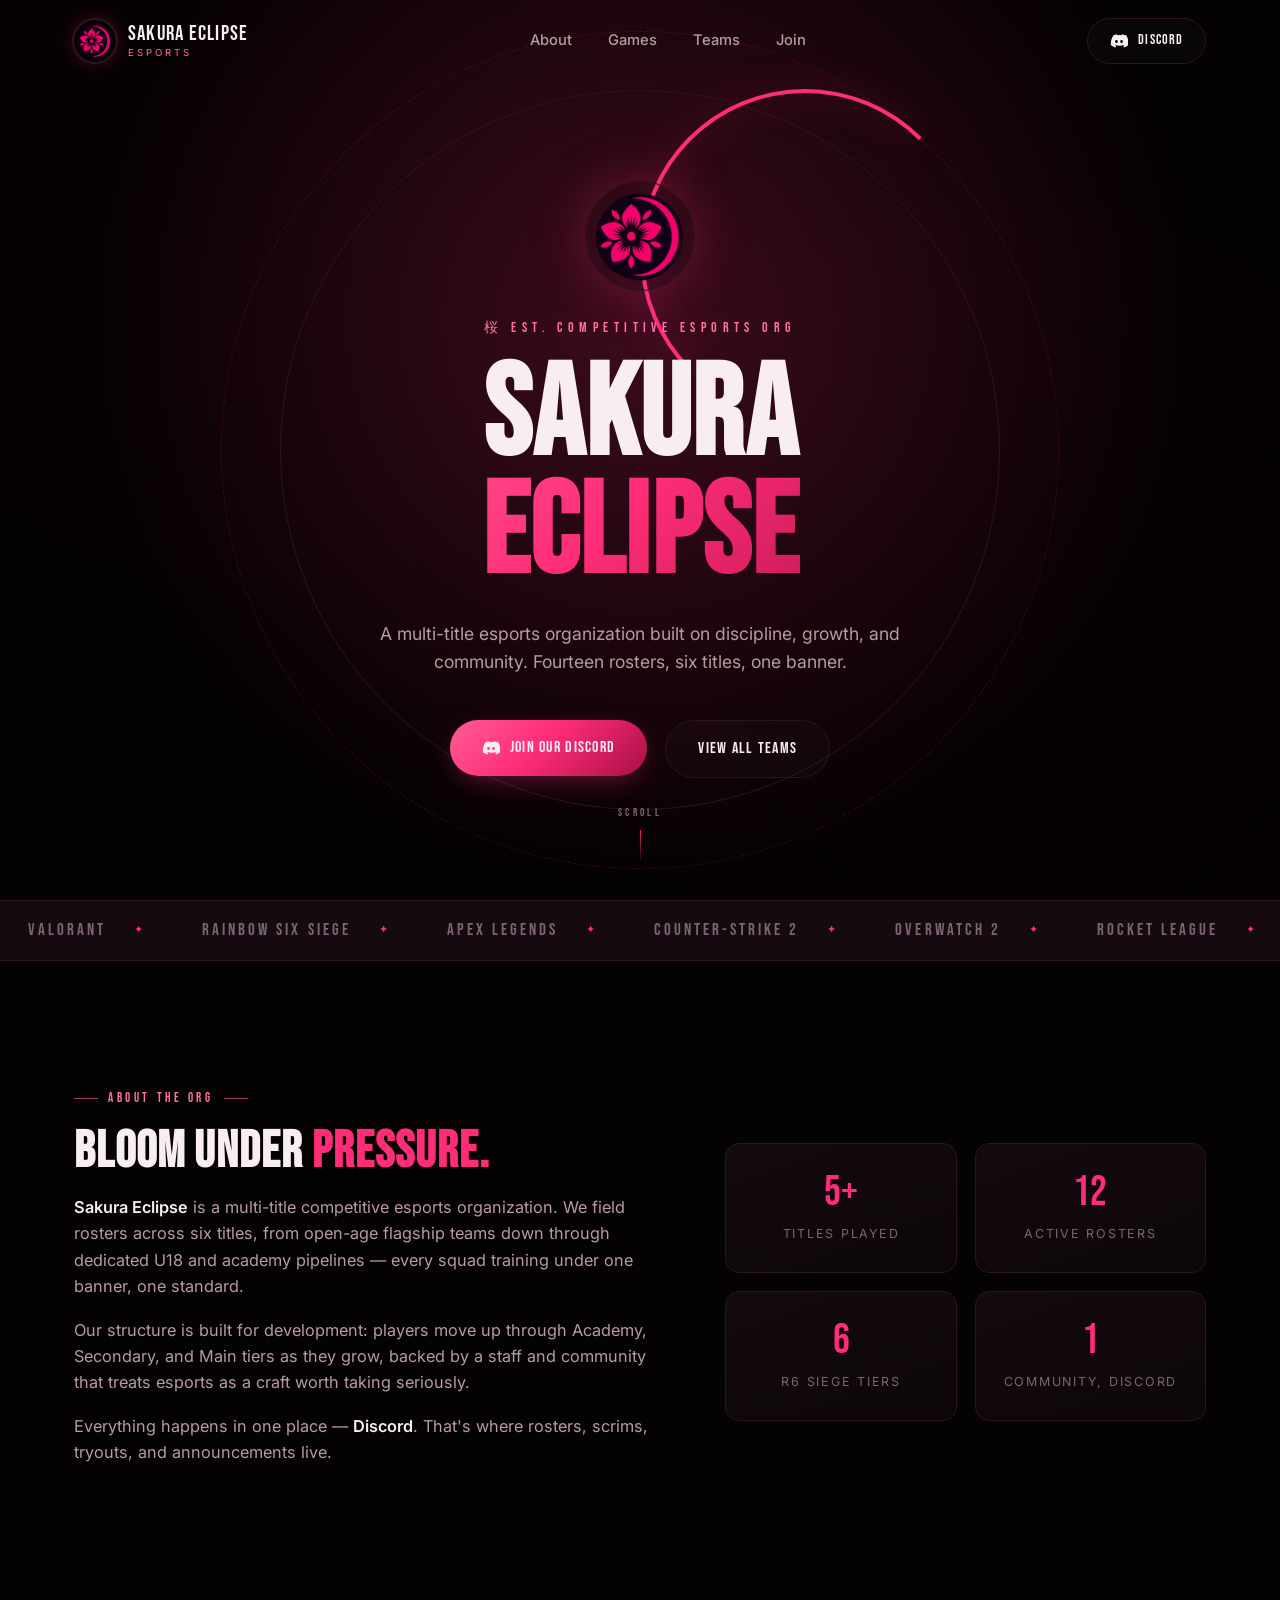
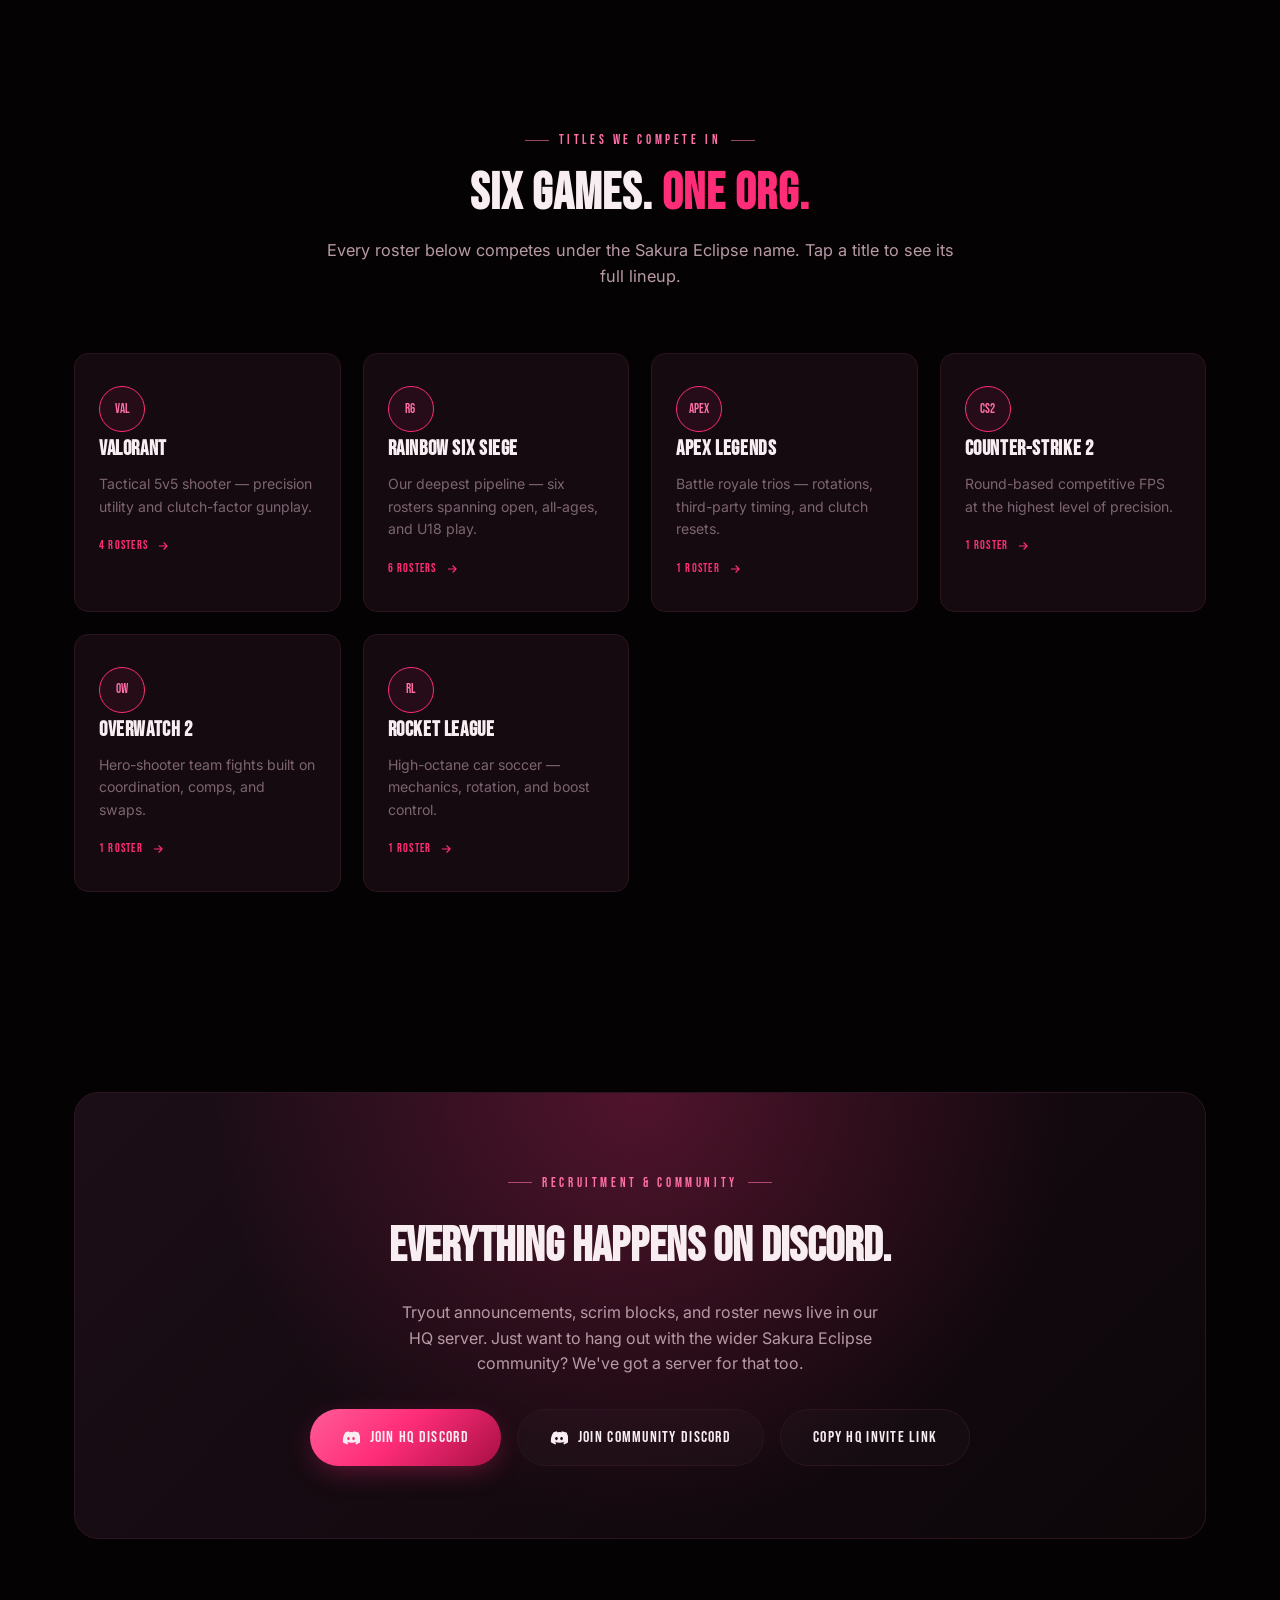
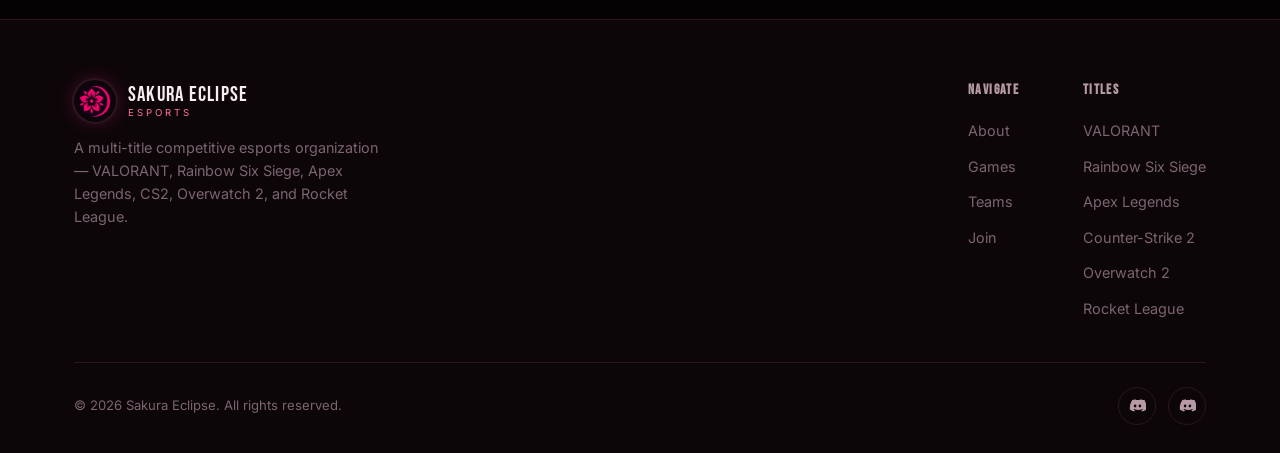
<file: index.html>
<!DOCTYPE html>
<html lang="en">
<head>
  <meta charset="UTF-8" />
  <meta name="viewport" content="width=device-width, initial-scale=1.0" />
  <title>Sakura Eclipse — Esports Organization</title>
  <meta name="description" content="Sakura Eclipse is a multi-title competitive esports organization fielding rosters across VALORANT, Rainbow Six Siege, Apex Legends, Counter-Strike 2, Overwatch 2, and Rocket League." />
  <meta name="theme-color" content="#050203" />

  <meta property="og:type" content="website" />
  <meta property="og:title" content="Sakura Eclipse — Esports Organization" />
  <meta property="og:description" content="Multi-title competitive esports org. VALORANT, Rainbow Six Siege, Apex Legends, CS2, Overwatch 2, Rocket League." />
  <meta property="og:image" content="assets/img/newlogo.png" />
  <meta name="twitter:card" content="summary" />

  <link rel="icon" type="image/png" href="assets/img/newlogo.png" />
  <link rel="apple-touch-icon" href="assets/img/newlogo.png" />

  <link rel="preconnect" href="https://fonts.googleapis.com" />
  <link rel="preconnect" href="https://fonts.gstatic.com" crossorigin />
  <link href="https://fonts.googleapis.com/css2?family=Bebas+Neue&family=Inter:wght@400;500;600;700&display=swap" rel="stylesheet" />

  <link rel="stylesheet" href="assets/css/style.css" />
  <noscript><style>.reveal{opacity:1!important;transform:none!important;}</style></noscript>
</head>
<body>
  <div class="scroll-progress"></div>
  <div class="bg-noise"></div>
  <canvas id="petal-canvas"></canvas>

  <header class="navbar">
    <div class="container">
      <a href="index.html" class="brand">
        <img src="assets/img/newlogo.png" alt="Sakura Eclipse emblem" />
        <span class="brand-name">
          <span class="full">SAKURA ECLIPSE</span>
          <span class="sub">Esports</span>
        </span>
      </a>

      <nav class="nav-links" id="nav-links">
        <a href="#about">About</a>
        <a href="#games">Games</a>
        <a href="teams.html">Teams</a>
        <a href="#join">Join</a>
      </nav>

      <div class="nav-actions">
        <div class="discord-menu">
          <button class="btn btn-ghost discord-menu-toggle" type="button" aria-haspopup="true" aria-expanded="false">
            <svg viewBox="0 0 24 24" fill="currentColor"><path d="M20.317 4.369A19.79 19.79 0 0 0 15.885 3c-.211.375-.444.879-.608 1.278a18.27 18.27 0 0 0-5.487 0A12.6 12.6 0 0 0 9.182 3a19.74 19.74 0 0 0-4.435 1.371C1.6 8.845.892 13.208 1.245 17.51a19.9 19.9 0 0 0 5.993 3.03c.483-.657.913-1.355 1.284-2.09a12.9 12.9 0 0 1-2.023-.973c.17-.124.336-.253.497-.386a14.2 14.2 0 0 0 12.005 0c.162.133.328.262.497.386-.646.386-1.323.71-2.024.974.372.734.801 1.432 1.285 2.09a19.83 19.83 0 0 0 5.996-3.031c.414-4.917-.708-9.242-2.965-13.14ZM8.62 14.85c-1.007 0-1.834-.923-1.834-2.06 0-1.136.809-2.06 1.834-2.06 1.033 0 1.86.933 1.834 2.06 0 1.137-.8 2.06-1.834 2.06Zm6.775 0c-1.006 0-1.833-.923-1.833-2.06 0-1.136.808-2.06 1.833-2.06 1.034 0 1.86.933 1.834 2.06 0 1.137-.8 2.06-1.834 2.06Z"/></svg>
            <span class="btn-label">Discord</span>
          </button>
          <div class="discord-menu-panel">
            <a href="#" data-discord-link="hq" target="_blank" rel="noopener">
              <span class="discord-menu-title">HQ Server</span>
              <span class="discord-menu-sub">Rosters, tryouts &amp; scrims</span>
            </a>
            <a href="#" data-discord-link="community" target="_blank" rel="noopener">
              <span class="discord-menu-title">Community Server</span>
              <span class="discord-menu-sub">Hang out with the fanbase</span>
            </a>
          </div>
        </div>
        <button class="hamburger" id="hamburger" aria-label="Toggle navigation" aria-controls="nav-links" aria-expanded="false">
          <span></span><span></span><span></span>
        </button>
      </div>
    </div>
  </header>

  <main>
    <!-- HERO -->
    <section class="hero" id="top">
      <div class="hero-ring" aria-hidden="true"></div>
      <div class="hero-content">
        <img class="hero-mark" src="assets/img/newlogo.png" alt="Sakura Eclipse" />
        <div class="hero-kicker">桜 Est. Competitive Esports Org</div>
        <h1 class="hero-title">
          SAKURA
          <span class="line2">ECLIPSE</span>
        </h1>
        <p class="hero-tagline">
          A multi-title esports organization built on discipline, growth, and community. Fourteen rosters, six titles, one banner.
        </p>
        <div class="hero-actions">
          <div class="discord-menu">
            <button class="btn btn-primary discord-menu-toggle" type="button" aria-haspopup="true" aria-expanded="false">
              <svg viewBox="0 0 24 24" fill="currentColor"><path d="M20.317 4.369A19.79 19.79 0 0 0 15.885 3c-.211.375-.444.879-.608 1.278a18.27 18.27 0 0 0-5.487 0A12.6 12.6 0 0 0 9.182 3a19.74 19.74 0 0 0-4.435 1.371C1.6 8.845.892 13.208 1.245 17.51a19.9 19.9 0 0 0 5.993 3.03c.483-.657.913-1.355 1.284-2.09a12.9 12.9 0 0 1-2.023-.973c.17-.124.336-.253.497-.386a14.2 14.2 0 0 0 12.005 0c.162.133.328.262.497.386-.646.386-1.323.71-2.024.974.372.734.801 1.432 1.285 2.09a19.83 19.83 0 0 0 5.996-3.031c.414-4.917-.708-9.242-2.965-13.14ZM8.62 14.85c-1.007 0-1.834-.923-1.834-2.06 0-1.136.809-2.06 1.834-2.06 1.033 0 1.86.933 1.834 2.06 0 1.137-.8 2.06-1.834 2.06Zm6.775 0c-1.006 0-1.833-.923-1.833-2.06 0-1.136.808-2.06 1.833-2.06 1.034 0 1.86.933 1.834 2.06 0 1.137-.8 2.06-1.834 2.06Z"/></svg>
              Join our Discord
            </button>
            <div class="discord-menu-panel">
              <a href="#" data-discord-link="hq" target="_blank" rel="noopener">
                <span class="discord-menu-title">HQ Server</span>
                <span class="discord-menu-sub">Rosters, tryouts &amp; scrims</span>
              </a>
              <a href="#" data-discord-link="community" target="_blank" rel="noopener">
                <span class="discord-menu-title">Community Server</span>
                <span class="discord-menu-sub">Hang out with the fanbase</span>
              </a>
            </div>
          </div>
          <a class="btn btn-ghost" href="teams.html">View All Teams</a>
        </div>
      </div>
      <div class="hero-scroll">
        <span>SCROLL</span>
        <span class="stem"></span>
      </div>
    </section>

    <!-- MARQUEE -->
    <div class="marquee" aria-hidden="true">
      <div class="marquee-track">
        <span>VALORANT</span><span>RAINBOW SIX SIEGE</span><span>APEX LEGENDS</span><span>COUNTER-STRIKE 2</span><span>OVERWATCH 2</span><span>ROCKET LEAGUE</span>
        <span>VALORANT</span><span>RAINBOW SIX SIEGE</span><span>APEX LEGENDS</span><span>COUNTER-STRIKE 2</span><span>OVERWATCH 2</span><span>ROCKET LEAGUE</span>
      </div>
    </div>

    <!-- ABOUT -->
    <section class="section" id="about">
      <div class="container">
        <div class="about-grid">
          <div class="about-text reveal">
            <div class="eyebrow">About the Org</div>
            <h2 class="section-title">Bloom under <span class="accent">pressure.</span></h2>
            <p>
              <strong>Sakura Eclipse</strong> is a multi-title competitive esports organization. We field
              rosters across six titles, from open-age flagship teams down through dedicated U18 and
              academy pipelines — every squad training under one banner, one standard.
            </p>
            <p>
              Our structure is built for development: players move up through Academy, Secondary, and
              Main tiers as they grow, backed by a staff and community that treats esports as a craft
              worth taking seriously.
            </p>
            <p>
              Everything happens in one place — <strong>Discord</strong>. That's where rosters, scrims,
              tryouts, and announcements live.
            </p>
          </div>
          <div class="stats-grid reveal">
            <div class="stat-card">
              <div class="stat-num"><span data-count-games data-count="0">0</span>+</div>
              <div class="stat-label">Titles Played</div>
            </div>
            <div class="stat-card">
              <div class="stat-num"><span data-count-teams data-count="0">0</span></div>
              <div class="stat-label">Active Rosters</div>
            </div>
            <div class="stat-card">
              <div class="stat-num">6</div>
              <div class="stat-label">R6 Siege Tiers</div>
            </div>
            <div class="stat-card">
              <div class="stat-num">1</div>
              <div class="stat-label">Community, Discord</div>
            </div>
          </div>
        </div>
      </div>
    </section>

    <!-- GAMES -->
    <section class="section" id="games">
      <div class="container">
        <div class="section-header reveal">
          <div class="eyebrow">Titles We Compete In</div>
          <h2 class="section-title">Six games. <span class="accent">One org.</span></h2>
          <p class="section-sub">Every roster below competes under the Sakura Eclipse name. Tap a title to see its full lineup.</p>
        </div>
        <div class="games-grid" id="games-grid"><!-- populated by main.js --></div>
      </div>
    </section>

    <!-- JOIN / DISCORD CTA -->
    <section class="section section--tight" id="join">
      <div class="container">
        <div class="cta-band reveal">
          <div class="eyebrow" style="justify-content:center">Recruitment &amp; Community</div>
          <h2>Everything happens on Discord.</h2>
          <p>Tryout announcements, scrim blocks, and roster news live in our HQ server. Just want to hang out with the wider Sakura Eclipse community? We've got a server for that too.</p>
          <div class="cta-actions">
            <a class="btn btn-primary" href="#" data-discord-link="hq" target="_blank" rel="noopener">
              <svg viewBox="0 0 24 24" fill="currentColor"><path d="M20.317 4.369A19.79 19.79 0 0 0 15.885 3c-.211.375-.444.879-.608 1.278a18.27 18.27 0 0 0-5.487 0A12.6 12.6 0 0 0 9.182 3a19.74 19.74 0 0 0-4.435 1.371C1.6 8.845.892 13.208 1.245 17.51a19.9 19.9 0 0 0 5.993 3.03c.483-.657.913-1.355 1.284-2.09a12.9 12.9 0 0 1-2.023-.973c.17-.124.336-.253.497-.386a14.2 14.2 0 0 0 12.005 0c.162.133.328.262.497.386-.646.386-1.323.71-2.024.974.372.734.801 1.432 1.285 2.09a19.83 19.83 0 0 0 5.996-3.031c.414-4.917-.708-9.242-2.965-13.14ZM8.62 14.85c-1.007 0-1.834-.923-1.834-2.06 0-1.136.809-2.06 1.834-2.06 1.033 0 1.86.933 1.834 2.06 0 1.137-.8 2.06-1.834 2.06Zm6.775 0c-1.006 0-1.833-.923-1.833-2.06 0-1.136.808-2.06 1.833-2.06 1.034 0 1.86.933 1.834 2.06 0 1.137-.8 2.06-1.834 2.06Z"/></svg>
              Join HQ Discord
            </a>
            <a class="btn btn-ghost" href="#" data-discord-link="community" target="_blank" rel="noopener">
              <svg viewBox="0 0 24 24" fill="currentColor"><path d="M20.317 4.369A19.79 19.79 0 0 0 15.885 3c-.211.375-.444.879-.608 1.278a18.27 18.27 0 0 0-5.487 0A12.6 12.6 0 0 0 9.182 3a19.74 19.74 0 0 0-4.435 1.371C1.6 8.845.892 13.208 1.245 17.51a19.9 19.9 0 0 0 5.993 3.03c.483-.657.913-1.355 1.284-2.09a12.9 12.9 0 0 1-2.023-.973c.17-.124.336-.253.497-.386a14.2 14.2 0 0 0 12.005 0c.162.133.328.262.497.386-.646.386-1.323.71-2.024.974.372.734.801 1.432 1.285 2.09a19.83 19.83 0 0 0 5.996-3.031c.414-4.917-.708-9.242-2.965-13.14ZM8.62 14.85c-1.007 0-1.834-.923-1.834-2.06 0-1.136.809-2.06 1.834-2.06 1.033 0 1.86.933 1.834 2.06 0 1.137-.8 2.06-1.834 2.06Zm6.775 0c-1.006 0-1.833-.923-1.833-2.06 0-1.136.808-2.06 1.833-2.06 1.034 0 1.86.933 1.834 2.06 0 1.137-.8 2.06-1.834 2.06Z"/></svg>
              Join Community Discord
            </a>
            <button class="btn btn-ghost" data-copy-discord="hq" type="button">Copy HQ Invite Link</button>
          </div>
        </div>
      </div>
    </section>
  </main>

  <footer class="site-footer">
    <div class="container">
      <div class="footer-top">
        <div class="footer-brand">
          <a href="index.html" class="brand">
            <img src="assets/img/newlogo.png" alt="Sakura Eclipse emblem" />
            <span class="brand-name">
              <span class="full">SAKURA ECLIPSE</span>
              <span class="sub">Esports</span>
            </span>
          </a>
          <p>A multi-title competitive esports organization — VALORANT, Rainbow Six Siege, Apex Legends, CS2, Overwatch 2, and Rocket League.</p>
        </div>
        <div class="footer-cols">
          <div class="footer-col">
            <h4>Navigate</h4>
            <ul>
              <li><a href="#about">About</a></li>
              <li><a href="#games">Games</a></li>
              <li><a href="teams.html">Teams</a></li>
              <li><a href="#join">Join</a></li>
            </ul>
          </div>
          <div class="footer-col">
            <h4>Titles</h4>
            <ul>
              <li><a href="teams.html?game=valorant">VALORANT</a></li>
              <li><a href="teams.html?game=r6">Rainbow Six Siege</a></li>
              <li><a href="teams.html?game=apex">Apex Legends</a></li>
              <li><a href="teams.html?game=cs2">Counter-Strike 2</a></li>
              <li><a href="teams.html?game=overwatch">Overwatch 2</a></li>
              <li><a href="teams.html?game=rocketleague">Rocket League</a></li>
            </ul>
          </div>
        </div>
      </div>
      <div class="footer-bottom">
        <span>© <span id="year"></span> Sakura Eclipse. All rights reserved.</span>
        <div class="footer-social">
          <a href="#" data-discord-link="hq" target="_blank" rel="noopener" aria-label="Sakura Eclipse HQ Discord">
            <svg viewBox="0 0 24 24" fill="currentColor"><path d="M20.317 4.369A19.79 19.79 0 0 0 15.885 3c-.211.375-.444.879-.608 1.278a18.27 18.27 0 0 0-5.487 0A12.6 12.6 0 0 0 9.182 3a19.74 19.74 0 0 0-4.435 1.371C1.6 8.845.892 13.208 1.245 17.51a19.9 19.9 0 0 0 5.993 3.03c.483-.657.913-1.355 1.284-2.09a12.9 12.9 0 0 1-2.023-.973c.17-.124.336-.253.497-.386a14.2 14.2 0 0 0 12.005 0c.162.133.328.262.497.386-.646.386-1.323.71-2.024.974.372.734.801 1.432 1.285 2.09a19.83 19.83 0 0 0 5.996-3.031c.414-4.917-.708-9.242-2.965-13.14ZM8.62 14.85c-1.007 0-1.834-.923-1.834-2.06 0-1.136.809-2.06 1.834-2.06 1.033 0 1.86.933 1.834 2.06 0 1.137-.8 2.06-1.834 2.06Zm6.775 0c-1.006 0-1.833-.923-1.833-2.06 0-1.136.808-2.06 1.833-2.06 1.034 0 1.86.933 1.834 2.06 0 1.137-.8 2.06-1.834 2.06Z"/></svg>
          </a>
          <a href="#" data-discord-link="community" target="_blank" rel="noopener" aria-label="Sakura Eclipse Community Discord">
            <svg viewBox="0 0 24 24" fill="currentColor"><path d="M20.317 4.369A19.79 19.79 0 0 0 15.885 3c-.211.375-.444.879-.608 1.278a18.27 18.27 0 0 0-5.487 0A12.6 12.6 0 0 0 9.182 3a19.74 19.74 0 0 0-4.435 1.371C1.6 8.845.892 13.208 1.245 17.51a19.9 19.9 0 0 0 5.993 3.03c.483-.657.913-1.355 1.284-2.09a12.9 12.9 0 0 1-2.023-.973c.17-.124.336-.253.497-.386a14.2 14.2 0 0 0 12.005 0c.162.133.328.262.497.386-.646.386-1.323.71-2.024.974.372.734.801 1.432 1.285 2.09a19.83 19.83 0 0 0 5.996-3.031c.414-4.917-.708-9.242-2.965-13.14ZM8.62 14.85c-1.007 0-1.834-.923-1.834-2.06 0-1.136.809-2.06 1.834-2.06 1.033 0 1.86.933 1.834 2.06 0 1.137-.8 2.06-1.834 2.06Zm6.775 0c-1.006 0-1.833-.923-1.833-2.06 0-1.136.808-2.06 1.833-2.06 1.034 0 1.86.933 1.834 2.06 0 1.137-.8 2.06-1.834 2.06Z"/></svg>
          </a>
        </div>
      </div>
    </div>
  </footer>

  <button class="back-to-top" aria-label="Back to top">
    <svg viewBox="0 0 24 24" fill="none" stroke="currentColor" stroke-width="2"><path d="M12 19V5M5 12l7-7 7 7"/></svg>
  </button>

  <script src="assets/js/data.js"></script>
  <script src="assets/js/main.js"></script>
</body>
</html>
</file>
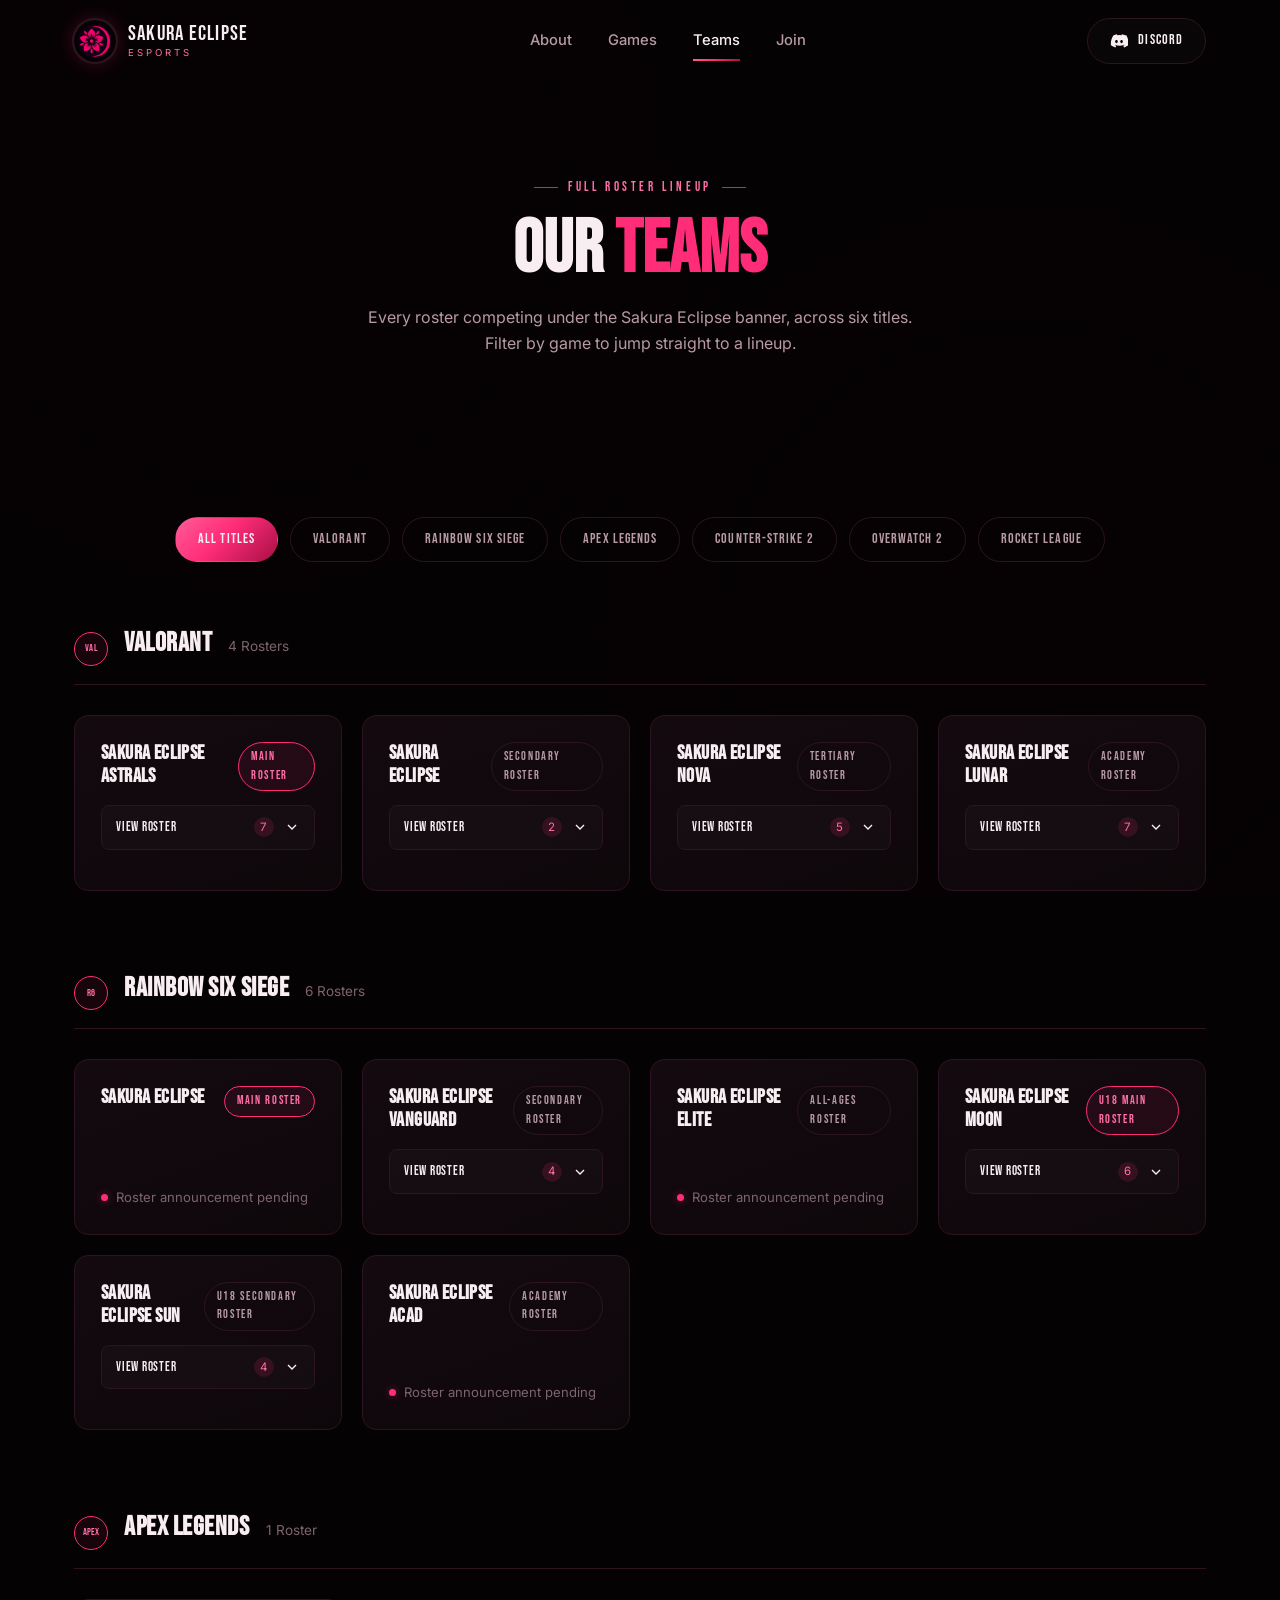
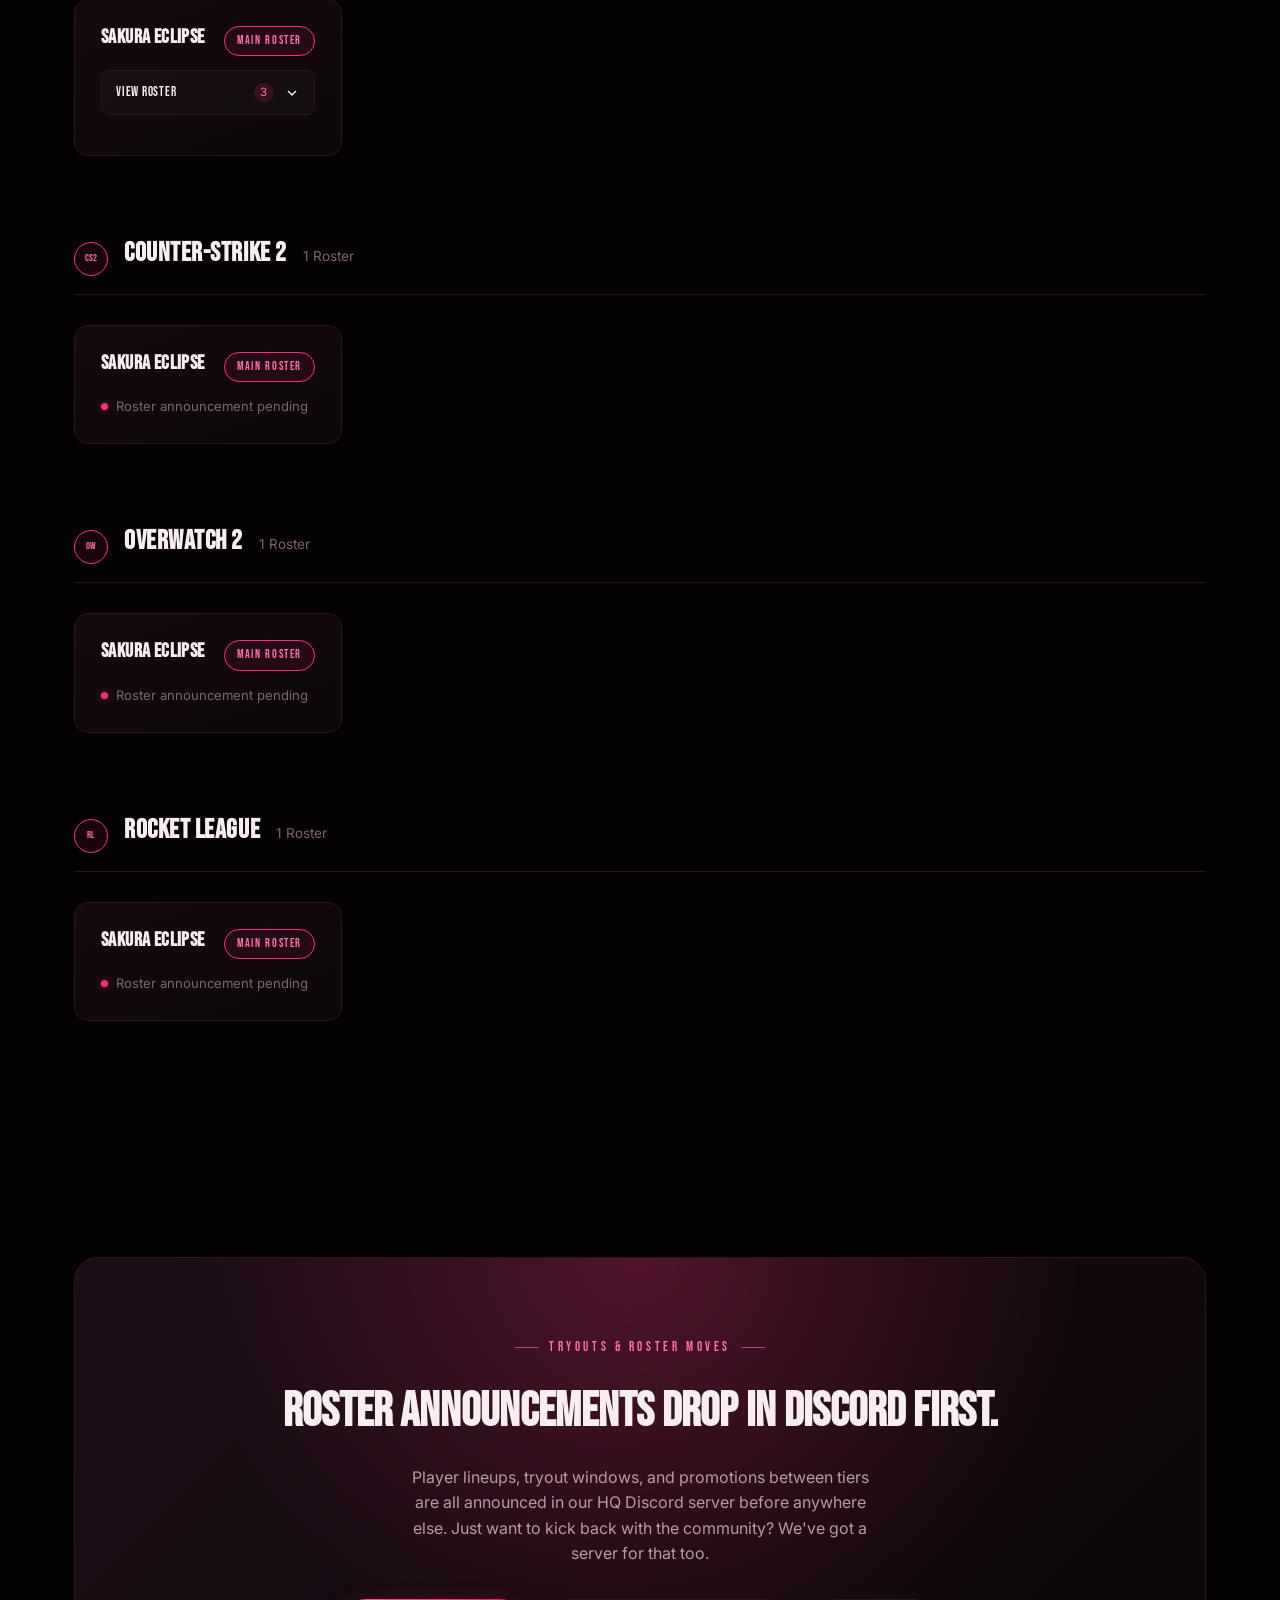
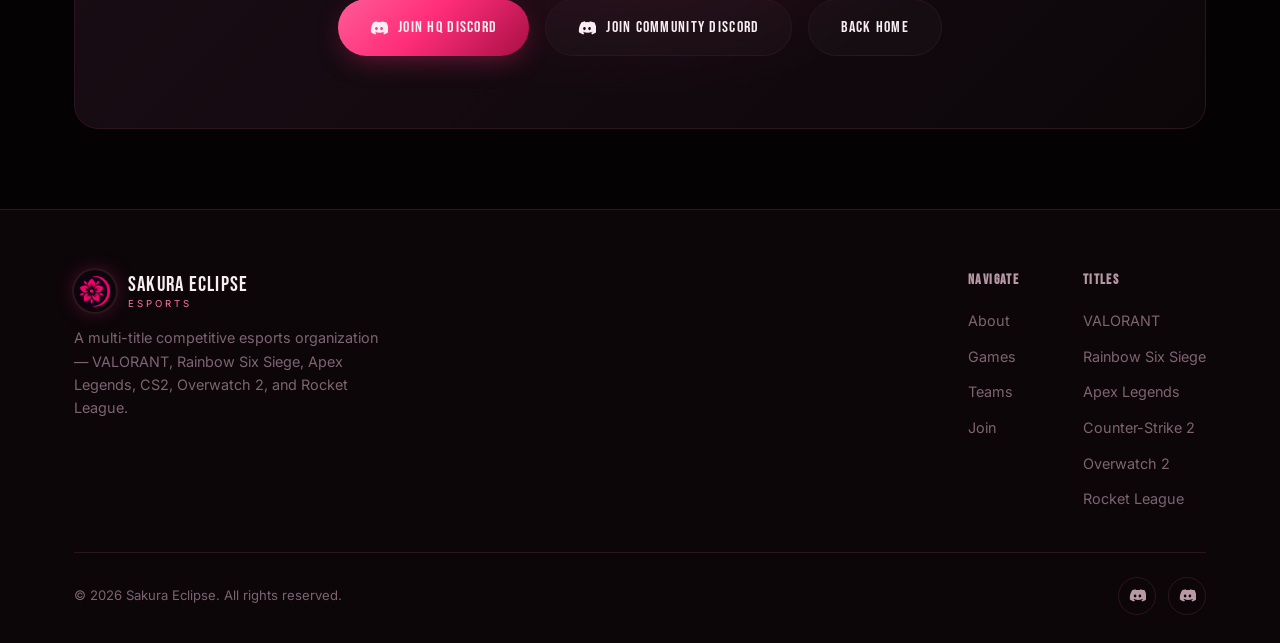
<file: teams.html>
<!DOCTYPE html>
<html lang="en">
<head>
  <meta charset="UTF-8" />
  <meta name="viewport" content="width=device-width, initial-scale=1.0" />
  <title>Teams — Sakura Eclipse</title>
  <meta name="description" content="Full roster lineup for Sakura Eclipse across VALORANT, Rainbow Six Siege, Apex Legends, Counter-Strike 2, Overwatch 2, and Rocket League." />
  <meta name="theme-color" content="#050203" />

  <meta property="og:type" content="website" />
  <meta property="og:title" content="Teams — Sakura Eclipse" />
  <meta property="og:description" content="Full roster lineup across six competitive titles." />
  <meta property="og:image" content="assets/img/newlogo.png" />
  <meta name="twitter:card" content="summary" />

  <link rel="icon" type="image/png" href="assets/img/newlogo.png" /> 
  <link rel="apple-touch-icon" href="assets/img/newlogo.png" />

  <link rel="preconnect" href="https://fonts.googleapis.com" />
  <link rel="preconnect" href="https://fonts.gstatic.com" crossorigin />
  <link href="https://fonts.googleapis.com/css2?family=Bebas+Neue&family=Inter:wght@400;500;600;700&display=swap" rel="stylesheet" />

  <link rel="stylesheet" href="assets/css/style.css" />
  <noscript><style>.reveal{opacity:1!important;transform:none!important;}</style></noscript>
</head>
<body>
  <div class="scroll-progress"></div>
  <div class="bg-noise"></div>
  <canvas id="petal-canvas"></canvas>

  <header class="navbar">
    <div class="container">
      <a href="index.html" class="brand">
        <img src="assets/img/newlogo.png" alt="Sakura Eclipse emblem" />
        <span class="brand-name">
          <span class="full">SAKURA ECLIPSE</span>
          <span class="sub">Esports</span>
        </span>
      </a>

      <nav class="nav-links" id="nav-links">
        <a href="index.html#about">About</a>
        <a href="index.html#games">Games</a>
        <a href="teams.html" class="active">Teams</a>
        <a href="index.html#join">Join</a>
      </nav>

      <div class="nav-actions">
        <div class="discord-menu">
          <button class="btn btn-ghost discord-menu-toggle" type="button" aria-haspopup="true" aria-expanded="false">
            <svg viewBox="0 0 24 24" fill="currentColor"><path d="M20.317 4.369A19.79 19.79 0 0 0 15.885 3c-.211.375-.444.879-.608 1.278a18.27 18.27 0 0 0-5.487 0A12.6 12.6 0 0 0 9.182 3a19.74 19.74 0 0 0-4.435 1.371C1.6 8.845.892 13.208 1.245 17.51a19.9 19.9 0 0 0 5.993 3.03c.483-.657.913-1.355 1.284-2.09a12.9 12.9 0 0 1-2.023-.973c.17-.124.336-.253.497-.386a14.2 14.2 0 0 0 12.005 0c.162.133.328.262.497.386-.646.386-1.323.71-2.024.974.372.734.801 1.432 1.285 2.09a19.83 19.83 0 0 0 5.996-3.031c.414-4.917-.708-9.242-2.965-13.14ZM8.62 14.85c-1.007 0-1.834-.923-1.834-2.06 0-1.136.809-2.06 1.834-2.06 1.033 0 1.86.933 1.834 2.06 0 1.137-.8 2.06-1.834 2.06Zm6.775 0c-1.006 0-1.833-.923-1.833-2.06 0-1.136.808-2.06 1.833-2.06 1.034 0 1.86.933 1.834 2.06 0 1.137-.8 2.06-1.834 2.06Z"/></svg>
            <span class="btn-label">Discord</span>
          </button>
          <div class="discord-menu-panel">
            <a href="#" data-discord-link="hq" target="_blank" rel="noopener">
              <span class="discord-menu-title">HQ Server</span>
              <span class="discord-menu-sub">Rosters, tryouts &amp; scrims</span>
            </a>
            <a href="#" data-discord-link="community" target="_blank" rel="noopener">
              <span class="discord-menu-title">Community Server</span>
              <span class="discord-menu-sub">Hang out with the fanbase</span>
            </a>
          </div>
        </div>
        <button class="hamburger" id="hamburger" aria-label="Toggle navigation" aria-controls="nav-links" aria-expanded="false">
          <span></span><span></span><span></span>
        </button>
      </div>
    </div>
  </header>

  <main>
    <section class="page-hero">
      <div class="container">
        <div class="eyebrow">Full Roster Lineup</div>
        <h1>Our <span class="accent">Teams</span></h1>
        <p>Every roster competing under the Sakura Eclipse banner, across six titles. Filter by game to jump straight to a lineup.</p>
      </div>
    </section>

    <section class="section section--tight">
      <div class="container">
        <div class="filter-bar" id="filter-bar"><!-- populated by main.js --></div>
        <div id="teams-content"><!-- populated by main.js --></div>
      </div>
    </section>

    <section class="section section--tight">
      <div class="container">
        <div class="cta-band reveal">
          <div class="eyebrow" style="justify-content:center">Tryouts &amp; Roster Moves</div>
          <h2>Roster announcements drop in Discord first.</h2>
          <p>Player lineups, tryout windows, and promotions between tiers are all announced in our HQ Discord server before anywhere else. Just want to kick back with the community? We've got a server for that too.</p>
          <div class="cta-actions">
            <a class="btn btn-primary" href="#" data-discord-link="hq" target="_blank" rel="noopener">
              <svg viewBox="0 0 24 24" fill="currentColor"><path d="M20.317 4.369A19.79 19.79 0 0 0 15.885 3c-.211.375-.444.879-.608 1.278a18.27 18.27 0 0 0-5.487 0A12.6 12.6 0 0 0 9.182 3a19.74 19.74 0 0 0-4.435 1.371C1.6 8.845.892 13.208 1.245 17.51a19.9 19.9 0 0 0 5.993 3.03c.483-.657.913-1.355 1.284-2.09a12.9 12.9 0 0 1-2.023-.973c.17-.124.336-.253.497-.386a14.2 14.2 0 0 0 12.005 0c.162.133.328.262.497.386-.646.386-1.323.71-2.024.974.372.734.801 1.432 1.285 2.09a19.83 19.83 0 0 0 5.996-3.031c.414-4.917-.708-9.242-2.965-13.14ZM8.62 14.85c-1.007 0-1.834-.923-1.834-2.06 0-1.136.809-2.06 1.834-2.06 1.033 0 1.86.933 1.834 2.06 0 1.137-.8 2.06-1.834 2.06Zm6.775 0c-1.006 0-1.833-.923-1.833-2.06 0-1.136.808-2.06 1.833-2.06 1.034 0 1.86.933 1.834 2.06 0 1.137-.8 2.06-1.834 2.06Z"/></svg>
              Join HQ Discord
            </a>
            <a class="btn btn-ghost" href="#" data-discord-link="community" target="_blank" rel="noopener">
              <svg viewBox="0 0 24 24" fill="currentColor"><path d="M20.317 4.369A19.79 19.79 0 0 0 15.885 3c-.211.375-.444.879-.608 1.278a18.27 18.27 0 0 0-5.487 0A12.6 12.6 0 0 0 9.182 3a19.74 19.74 0 0 0-4.435 1.371C1.6 8.845.892 13.208 1.245 17.51a19.9 19.9 0 0 0 5.993 3.03c.483-.657.913-1.355 1.284-2.09a12.9 12.9 0 0 1-2.023-.973c.17-.124.336-.253.497-.386a14.2 14.2 0 0 0 12.005 0c.162.133.328.262.497.386-.646.386-1.323.71-2.024.974.372.734.801 1.432 1.285 2.09a19.83 19.83 0 0 0 5.996-3.031c.414-4.917-.708-9.242-2.965-13.14ZM8.62 14.85c-1.007 0-1.834-.923-1.834-2.06 0-1.136.809-2.06 1.834-2.06 1.033 0 1.86.933 1.834 2.06 0 1.137-.8 2.06-1.834 2.06Zm6.775 0c-1.006 0-1.833-.923-1.833-2.06 0-1.136.808-2.06 1.833-2.06 1.034 0 1.86.933 1.834 2.06 0 1.137-.8 2.06-1.834 2.06Z"/></svg>
              Join Community Discord
            </a>
            <a class="btn btn-ghost" href="index.html">Back Home</a>
          </div>
        </div>
      </div>
    </section>
  </main>

  <footer class="site-footer">
    <div class="container">
      <div class="footer-top">
        <div class="footer-brand">
          <a href="index.html" class="brand">
            <img src="assets/img/newlogo.png" alt="Sakura Eclipse emblem" />
            <span class="brand-name">
              <span class="full">SAKURA ECLIPSE</span>
              <span class="sub">Esports</span>
            </span>
          </a>
          <p>A multi-title competitive esports organization — VALORANT, Rainbow Six Siege, Apex Legends, CS2, Overwatch 2, and Rocket League.</p>
        </div>
        <div class="footer-cols">
          <div class="footer-col">
            <h4>Navigate</h4>
            <ul>
              <li><a href="index.html#about">About</a></li>
              <li><a href="index.html#games">Games</a></li>
              <li><a href="teams.html">Teams</a></li>
              <li><a href="index.html#join">Join</a></li>
            </ul>
          </div>
          <div class="footer-col">
            <h4>Titles</h4>
            <ul>
              <li><a href="teams.html?game=valorant">VALORANT</a></li>
              <li><a href="teams.html?game=r6">Rainbow Six Siege</a></li>
              <li><a href="teams.html?game=apex">Apex Legends</a></li>
              <li><a href="teams.html?game=cs2">Counter-Strike 2</a></li>
              <li><a href="teams.html?game=overwatch">Overwatch 2</a></li>
              <li><a href="teams.html?game=rocketleague">Rocket League</a></li>
            </ul>
          </div>
        </div>
      </div>
      <div class="footer-bottom">
        <span>© <span id="year"></span> Sakura Eclipse. All rights reserved.</span>
        <div class="footer-social">
          <a href="#" data-discord-link="hq" target="_blank" rel="noopener" aria-label="Sakura Eclipse HQ Discord">
            <svg viewBox="0 0 24 24" fill="currentColor"><path d="M20.317 4.369A19.79 19.79 0 0 0 15.885 3c-.211.375-.444.879-.608 1.278a18.27 18.27 0 0 0-5.487 0A12.6 12.6 0 0 0 9.182 3a19.74 19.74 0 0 0-4.435 1.371C1.6 8.845.892 13.208 1.245 17.51a19.9 19.9 0 0 0 5.993 3.03c.483-.657.913-1.355 1.284-2.09a12.9 12.9 0 0 1-2.023-.973c.17-.124.336-.253.497-.386a14.2 14.2 0 0 0 12.005 0c.162.133.328.262.497.386-.646.386-1.323.71-2.024.974.372.734.801 1.432 1.285 2.09a19.83 19.83 0 0 0 5.996-3.031c.414-4.917-.708-9.242-2.965-13.14ZM8.62 14.85c-1.007 0-1.834-.923-1.834-2.06 0-1.136.809-2.06 1.834-2.06 1.033 0 1.86.933 1.834 2.06 0 1.137-.8 2.06-1.834 2.06Zm6.775 0c-1.006 0-1.833-.923-1.833-2.06 0-1.136.808-2.06 1.833-2.06 1.034 0 1.86.933 1.834 2.06 0 1.137-.8 2.06-1.834 2.06Z"/></svg>
          </a>
          <a href="#" data-discord-link="community" target="_blank" rel="noopener" aria-label="Sakura Eclipse Community Discord">
            <svg viewBox="0 0 24 24" fill="currentColor"><path d="M20.317 4.369A19.79 19.79 0 0 0 15.885 3c-.211.375-.444.879-.608 1.278a18.27 18.27 0 0 0-5.487 0A12.6 12.6 0 0 0 9.182 3a19.74 19.74 0 0 0-4.435 1.371C1.6 8.845.892 13.208 1.245 17.51a19.9 19.9 0 0 0 5.993 3.03c.483-.657.913-1.355 1.284-2.09a12.9 12.9 0 0 1-2.023-.973c.17-.124.336-.253.497-.386a14.2 14.2 0 0 0 12.005 0c.162.133.328.262.497.386-.646.386-1.323.71-2.024.974.372.734.801 1.432 1.285 2.09a19.83 19.83 0 0 0 5.996-3.031c.414-4.917-.708-9.242-2.965-13.14ZM8.62 14.85c-1.007 0-1.834-.923-1.834-2.06 0-1.136.809-2.06 1.834-2.06 1.033 0 1.86.933 1.834 2.06 0 1.137-.8 2.06-1.834 2.06Zm6.775 0c-1.006 0-1.833-.923-1.833-2.06 0-1.136.808-2.06 1.833-2.06 1.034 0 1.86.933 1.834 2.06 0 1.137-.8 2.06-1.834 2.06Z"/></svg>
          </a>
        </div>
      </div>
    </div>
  </footer>

  <button class="back-to-top" aria-label="Back to top">
    <svg viewBox="0 0 24 24" fill="none" stroke="currentColor" stroke-width="2"><path d="M12 19V5M5 12l7-7 7 7"/></svg>
  </button>

  <script src="assets/js/data.js"></script>
  <script src="assets/js/main.js"></script>
</body>
</html>
</file>
<file: assets/css/style.css>
/* ==========================================================================
   Sakura Eclipse — Design Tokens
   ========================================================================== */
:root {
  --black: #050203;
  --black-soft: #0c0609;
  --surface: #140a10;
  --surface-alt: #1c0e17;
  --surface-line: #2c1520;

  --pink: #ff2d78;
  --pink-bright: #ff6fa8;
  --pink-deep: #a80f45;
  --pink-glow: rgba(255, 45, 120, 0.45);

  --white: #f8eef2;
  --gray: #b79aa6;
  --gray-dim: #7d6470;

  --gradient-pink: linear-gradient(135deg, #ff5c96 0%, #ff2d78 45%, #a80f45 100%);
  --gradient-fade: linear-gradient(180deg, rgba(5, 2, 3, 0) 0%, #050203 100%);

  --font-display: "Bebas Neue", "Oswald", sans-serif;
  --font-body: "Inter", "Noto Sans JP", sans-serif;

  --container: 1180px;
  --radius: 14px;
  --radius-sm: 8px;

  --ease: cubic-bezier(0.16, 1, 0.3, 1);
}

/* ==========================================================================
   Reset
   ========================================================================== */
*,
*::before,
*::after {
  margin: 0;
  padding: 0;
  box-sizing: border-box;
}

html {
  scroll-behavior: smooth;
  scroll-padding-top: 84px;
}

html,
body {
  overflow-x: hidden;
  max-width: 100%;
}

body {
  background: var(--black);
  color: var(--white);
  font-family: var(--font-body);
  line-height: 1.6;
  -webkit-font-smoothing: antialiased;
}

img {
  max-width: 100%;
  display: block;
}

a {
  color: inherit;
  text-decoration: none;
}

ul {
  list-style: none;
}

button {
  font: inherit;
  cursor: pointer;
  border: none;
  background: none;
  color: inherit;
}

::selection {
  background: var(--pink);
  color: var(--black);
}

/* Scrollbar */
::-webkit-scrollbar {
  width: 10px;
}
::-webkit-scrollbar-track {
  background: var(--black);
}
::-webkit-scrollbar-thumb {
  background: var(--surface-line);
  border-radius: 10px;
}
::-webkit-scrollbar-thumb:hover {
  background: var(--pink-deep);
}

/* ==========================================================================
   Utility
   ========================================================================== */
.container {
  width: 100%;
  max-width: var(--container);
  margin: 0 auto;
  padding: 0 24px;
}

.section {
  position: relative;
  padding: 120px 0;
}

.section--tight {
  padding: 80px 0;
}

.section-header {
  text-align: center;
  max-width: 640px;
  margin: 0 auto 64px;
}

.eyebrow {
  display: inline-flex;
  align-items: center;
  gap: 10px;
  font-family: var(--font-display);
  letter-spacing: 0.28em;
  font-size: 0.8rem;
  color: var(--pink-bright);
  text-transform: uppercase;
  margin-bottom: 16px;
}

.eyebrow::before,
.eyebrow::after {
  content: "";
  width: 24px;
  height: 1px;
  background: var(--pink-bright);
  opacity: 0.6;
}

.section-title {
  font-family: var(--font-display);
  font-size: clamp(2.1rem, 4.5vw, 3.2rem);
  letter-spacing: 0.02em;
  text-transform: uppercase;
  line-height: 1.05;
  margin-bottom: 16px;
}

.section-title .accent {
  color: var(--pink);
}

.section-sub {
  color: var(--gray);
  font-size: 1.02rem;
}

.reveal {
  opacity: 0;
  transform: translateY(28px);
  transition: opacity 0.8s var(--ease), transform 0.8s var(--ease);
}

.reveal.is-visible {
  opacity: 1;
  transform: translateY(0);
}

.reveal-stagger.is-visible > * {
  transition-delay: calc(var(--i, 0) * 90ms);
}

.btn {
  display: inline-flex;
  align-items: center;
  justify-content: center;
  gap: 10px;
  padding: 15px 32px;
  font-family: var(--font-display);
  font-size: 1rem;
  letter-spacing: 0.08em;
  text-transform: uppercase;
  border-radius: 999px;
  transition: transform 0.35s var(--ease), box-shadow 0.35s var(--ease), background 0.35s var(--ease), border-color 0.35s var(--ease);
  white-space: nowrap;
}

.btn-primary {
  background: var(--gradient-pink);
  color: var(--white);
  box-shadow: 0 8px 30px -8px var(--pink-glow);
}

.btn-primary:hover {
  transform: translateY(-3px);
  box-shadow: 0 14px 36px -6px var(--pink-glow);
}

.btn-ghost {
  border: 1px solid var(--surface-line);
  color: var(--white);
  background: rgba(255, 255, 255, 0.02);
}

.btn-ghost:hover {
  border-color: var(--pink);
  color: var(--pink-bright);
  transform: translateY(-3px);
}

.btn svg {
  width: 18px;
  height: 18px;
  flex-shrink: 0;
}

.tag {
  display: inline-block;
  font-family: var(--font-display);
  font-size: 0.72rem;
  letter-spacing: 0.14em;
  text-transform: uppercase;
  padding: 5px 12px;
  border-radius: 999px;
  border: 1px solid var(--surface-line);
  color: var(--gray);
}

.tag--main {
  border-color: var(--pink);
  color: var(--pink-bright);
  background: rgba(255, 45, 120, 0.08);
}

/* ==========================================================================
   Background texture
   ========================================================================== */
.bg-noise {
  position: fixed;
  inset: 0;
  pointer-events: none;
  z-index: 0;
  opacity: 0.35;
  mix-blend-mode: overlay;
  background-image: radial-gradient(circle at 20% 20%, rgba(255, 45, 120, 0.06), transparent 40%),
    radial-gradient(circle at 80% 70%, rgba(255, 45, 120, 0.05), transparent 45%);
}

#petal-canvas {
  position: fixed;
  inset: 0;
  width: 100%;
  height: 100%;
  pointer-events: none;
  z-index: 1;
}

/* ==========================================================================
   Scroll progress
   ========================================================================== */
.scroll-progress {
  position: fixed;
  top: 0;
  left: 0;
  height: 3px;
  width: 0%;
  background: var(--gradient-pink);
  z-index: 999;
  transition: width 0.1s linear;
}

/* ==========================================================================
   Navbar
   ========================================================================== */
.navbar {
  position: fixed;
  top: 0;
  left: 0;
  width: 100%;
  z-index: 500;
  padding: 18px 0;
  transition: padding 0.35s var(--ease), background 0.35s var(--ease), border-color 0.35s var(--ease);
  border-bottom: 1px solid transparent;
}

.navbar.scrolled {
  padding: 12px 0;
  background: rgba(5, 2, 3, 0.82);
  backdrop-filter: blur(14px);
  border-color: var(--surface-line);
}

.navbar .container {
  display: flex;
  align-items: center;
  justify-content: space-between;
  gap: 24px;
}

.brand {
  display: flex;
  align-items: center;
  gap: 12px;
  font-family: var(--font-display);
  font-size: 1.3rem;
  letter-spacing: 0.06em;
}

.brand img {
  width: 42px;
  height: 42px;
  border-radius: 50%;
  object-fit: cover;
  box-shadow: 0 0 0 2px var(--surface-line), 0 0 22px -4px var(--pink-glow);
}

.brand-name {
  display: flex;
  flex-direction: column;
  line-height: 1;
}

.brand-name .full {
  color: var(--white);
}

.brand-name .sub {
  font-family: var(--font-body);
  font-size: 0.6rem;
  letter-spacing: 0.32em;
  color: var(--pink-bright);
  text-transform: uppercase;
  margin-top: 3px;
}

.nav-links {
  display: flex;
  align-items: center;
  gap: 36px;
  font-size: 0.92rem;
  font-weight: 500;
}

.nav-links a {
  position: relative;
  color: var(--gray);
  transition: color 0.25s var(--ease);
  padding: 6px 0;
}

.nav-links a::after {
  content: "";
  position: absolute;
  left: 0;
  bottom: -2px;
  width: 0;
  height: 2px;
  background: var(--gradient-pink);
  transition: width 0.3s var(--ease);
}

.nav-links a:hover,
.nav-links a.active {
  color: var(--white);
}

.nav-links a:hover::after,
.nav-links a.active::after {
  width: 100%;
}

.nav-actions {
  display: flex;
  align-items: center;
  gap: 18px;
}

.nav-actions .btn {
  padding: 11px 22px;
  font-size: 0.85rem;
}

.discord-menu {
  position: relative;
}

.discord-menu-toggle[aria-expanded="true"] {
  border-color: var(--pink);
  color: var(--pink-bright);
}

.discord-menu-panel {
  position: absolute;
  top: calc(100% + 10px);
  right: 0;
  width: 240px;
  max-width: calc(100vw - 32px);
  display: flex;
  flex-direction: column;
  gap: 4px;
  padding: 8px;
  background: rgba(20, 10, 16, 0.98);
  border: 1px solid var(--surface-line);
  border-radius: var(--radius-sm);
  box-shadow: 0 20px 40px -14px rgba(0, 0, 0, 0.65), 0 0 30px -10px var(--pink-glow);
  opacity: 0;
  visibility: hidden;
  transform: translateY(-8px);
  transition: opacity 0.25s var(--ease), transform 0.25s var(--ease), visibility 0.25s;
  z-index: 50;
}

.discord-menu.open .discord-menu-panel {
  opacity: 1;
  visibility: visible;
  transform: translateY(0);
}

.discord-menu-panel a {
  display: flex;
  flex-direction: column;
  gap: 2px;
  padding: 10px 12px;
  border-radius: 8px;
  transition: background 0.2s var(--ease);
}

.discord-menu-panel a:hover {
  background: rgba(255, 255, 255, 0.06);
}

.discord-menu-title {
  font-family: var(--font-display);
  font-size: 0.82rem;
  letter-spacing: 0.05em;
  text-transform: uppercase;
  color: var(--white);
}

.discord-menu-sub {
  font-size: 0.74rem;
  color: var(--gray-dim);
}

.hamburger {
  display: none;
  flex-direction: column;
  gap: 5px;
  width: 30px;
  z-index: 600;
}

.hamburger span {
  width: 100%;
  height: 2px;
  background: var(--white);
  transition: transform 0.35s var(--ease), opacity 0.35s var(--ease);
}

.hamburger.open span:nth-child(1) {
  transform: translateY(7px) rotate(45deg);
}
.hamburger.open span:nth-child(2) {
  opacity: 0;
}
.hamburger.open span:nth-child(3) {
  transform: translateY(-7px) rotate(-45deg);
}

/* ==========================================================================
   Hero
   ========================================================================== */
.hero {
  position: relative;
  min-height: 100vh;
  display: flex;
  align-items: center;
  justify-content: center;
  text-align: center;
  padding: 160px 24px 100px;
  overflow: hidden;
}

.hero::before {
  content: "";
  position: absolute;
  inset: -10%;
  background: radial-gradient(circle at 50% 38%, rgba(255, 45, 120, 0.22), transparent 55%);
  z-index: 0;
}

.hero-ring {
  position: absolute;
  top: 50%;
  left: 50%;
  width: min(70vw, 720px);
  height: min(70vw, 720px);
  transform: translate(-50%, -50%);
  border-radius: 50%;
  border: 1.5px solid var(--surface-line);
  z-index: 0;
}

.hero-ring::before {
  content: "";
  position: absolute;
  inset: -60px;
  border-radius: 50%;
  border: 1px dashed rgba(255, 45, 120, 0.18);
  animation: spin 90s linear infinite;
}

.hero-ring::after {
  content: "";
  position: absolute;
  top: -2px;
  left: 50%;
  width: 46%;
  height: 46%;
  border-radius: 50%;
  border: 4px solid var(--pink);
  border-right-color: transparent;
  border-bottom-color: transparent;
  filter: drop-shadow(0 0 18px var(--pink-glow));
  animation: spin 22s linear infinite;
}

@keyframes spin {
  to {
    transform: rotate(360deg);
  }
}

.hero-content {
  position: relative;
  z-index: 2;
  display: flex;
  flex-direction: column;
  align-items: stretch;
  width: 100%;
  max-width: 720px;
  margin: 0 auto;
}

.hero-mark {
  width: 108px;
  height: 108px;
  border-radius: 50%;
  margin: 0 auto 28px;
  box-shadow: 0 0 0 1px var(--surface-line), 0 0 60px -8px var(--pink-glow);
  animation: float 6s ease-in-out infinite;
}

@keyframes float {
  0%, 100% { transform: translateY(0); }
  50% { transform: translateY(-10px); }
}

.hero-kicker {
  font-family: var(--font-display);
  letter-spacing: 0.4em;
  font-size: 0.85rem;
  color: var(--pink-bright);
  text-transform: uppercase;
  margin-bottom: 18px;
}

.hero-title {
  font-family: var(--font-display);
  font-size: clamp(3.4rem, 11vw, 8rem);
  line-height: 0.92;
  text-transform: uppercase;
  letter-spacing: 0.01em;
}

.hero-title .line2 {
  display: block;
  background: var(--gradient-pink);
  -webkit-background-clip: text;
  background-clip: text;
  color: transparent;
}

.hero-tagline {
  margin: 26px auto 0;
  max-width: 560px;
  font-size: 1.1rem;
  color: var(--gray);
}

.hero-actions {
  margin-top: 44px;
  display: flex;
  gap: 18px;
  flex-wrap: wrap;
  justify-content: center;
}

.hero-scroll {
  position: absolute;
  bottom: 36px;
  left: 50%;
  transform: translateX(-50%);
  display: flex;
  flex-direction: column;
  align-items: center;
  gap: 8px;
  font-family: var(--font-display);
  font-size: 0.7rem;
  letter-spacing: 0.3em;
  color: var(--gray-dim);
  z-index: 2;
}

.hero-scroll .stem {
  width: 1px;
  height: 34px;
  background: linear-gradient(var(--pink), transparent);
  animation: stem 2.2s ease-in-out infinite;
}

@keyframes stem {
  0% { transform: scaleY(0.4); opacity: 0.4; transform-origin: top; }
  50% { transform: scaleY(1); opacity: 1; transform-origin: top; }
  100% { transform: scaleY(0.4); opacity: 0.4; transform-origin: top; }
}

/* ==========================================================================
   Marquee strip
   ========================================================================== */
.marquee {
  position: relative;
  border-top: 1px solid var(--surface-line);
  border-bottom: 1px solid var(--surface-line);
  background: var(--surface);
  overflow: hidden;
  padding: 16px 0;
}

.marquee-track {
  display: flex;
  width: max-content;
  animation: marquee 32s linear infinite;
}

.marquee-track span {
  font-family: var(--font-display);
  font-size: 1.05rem;
  letter-spacing: 0.18em;
  text-transform: uppercase;
  color: var(--gray-dim);
  padding: 0 28px;
  display: flex;
  align-items: center;
  gap: 28px;
}

.marquee-track span::after {
  content: "\2726";
  color: var(--pink);
  font-size: 0.7rem;
}

@keyframes marquee {
  from { transform: translateX(0); }
  to { transform: translateX(-50%); }
}

/* ==========================================================================
   About
   ========================================================================== */
.about-grid {
  display: grid;
  grid-template-columns: 1.1fr 0.9fr;
  gap: 64px;
  align-items: center;
}

.about-text p {
  color: var(--gray);
  margin-bottom: 18px;
  font-size: 1.02rem;
}

.about-text p strong {
  color: var(--white);
  font-weight: 600;
}

.stats-grid {
  display: grid;
  grid-template-columns: repeat(2, 1fr);
  gap: 18px;
}

.stat-card {
  padding: 28px 22px;
  border: 1px solid var(--surface-line);
  border-radius: var(--radius);
  background: linear-gradient(160deg, var(--surface) 0%, var(--black-soft) 100%);
  text-align: center;
  transition: border-color 0.3s var(--ease), transform 0.3s var(--ease);
}

.stat-card:hover {
  border-color: var(--pink);
  transform: translateY(-4px);
}

.stat-num {
  font-family: var(--font-display);
  font-size: 2.6rem;
  color: var(--pink);
  line-height: 1;
}

.stat-label {
  margin-top: 10px;
  font-size: 0.78rem;
  letter-spacing: 0.14em;
  text-transform: uppercase;
  color: var(--gray-dim);
}

/* ==========================================================================
   Games grid
   ========================================================================== */
.games-grid {
  display: grid;
  grid-template-columns: repeat(auto-fit, minmax(220px, 1fr));
  gap: 22px;
}

.game-card {
  position: relative;
  padding: 32px 24px;
  border: 1px solid var(--surface-line);
  border-radius: var(--radius);
  background: var(--surface);
  overflow: hidden;
  transition: transform 0.4s var(--ease), border-color 0.4s var(--ease);
}

.game-card::before {
  content: "";
  position: absolute;
  inset: 0;
  background: radial-gradient(circle at 30% 0%, rgba(255, 45, 120, 0.16), transparent 60%);
  opacity: 0;
  transition: opacity 0.4s var(--ease);
}

.game-card:hover {
  transform: translateY(-6px);
  border-color: var(--pink);
}

.game-card:hover::before {
  opacity: 1;
}

.game-icon {
  width: 46px;
  height: 46px;
  margin-bottom: 20px;
  color: var(--pink-bright);
  position: relative;
  z-index: 1;
}

.game-icon svg {
  width: 100%;
  height: 100%;
}

.icon-badge {
  width: 46px;
  height: 46px;
  border-radius: 50%;
  border: 1.5px solid var(--pink);
  display: flex;
  align-items: center;
  justify-content: center;
  font-family: var(--font-display);
  font-size: 0.8rem;
  letter-spacing: 0.01em;
  color: var(--pink-bright);
  background: rgba(255, 45, 120, 0.08);
  flex-shrink: 0;
}

.icon-badge--sm {
  width: 34px;
  height: 34px;
  font-size: 0.62rem;
}

.game-card h3 {
  position: relative;
  z-index: 1;
  font-family: var(--font-display);
  font-size: 1.3rem;
  letter-spacing: 0.03em;
  text-transform: uppercase;
  margin-bottom: 8px;
}

.game-card p {
  position: relative;
  z-index: 1;
  color: var(--gray-dim);
  font-size: 0.88rem;
}

.game-card .rosters {
  position: relative;
  z-index: 1;
  margin-top: 18px;
  display: flex;
  align-items: center;
  gap: 8px;
  font-family: var(--font-display);
  font-size: 0.78rem;
  letter-spacing: 0.1em;
  color: var(--pink);
  text-transform: uppercase;
}

.game-card .rosters svg {
  width: 14px;
  height: 14px;
  transition: transform 0.3s var(--ease);
}

.game-card:hover .rosters svg {
  transform: translateX(4px);
}

/* ==========================================================================
   CTA band
   ========================================================================== */
.cta-band {
  position: relative;
  border-radius: 24px;
  padding: 72px 40px;
  text-align: center;
  overflow: hidden;
  background: linear-gradient(135deg, var(--surface-alt), var(--black-soft));
  border: 1px solid var(--surface-line);
}

.cta-band::before {
  content: "";
  position: absolute;
  inset: 0;
  background: radial-gradient(circle at 50% 0%, rgba(255, 45, 120, 0.25), transparent 60%);
}

.cta-band > * {
  position: relative;
  z-index: 1;
}

.cta-band h2 {
  font-family: var(--font-display);
  font-size: clamp(2rem, 4.5vw, 3rem);
  text-transform: uppercase;
  margin-bottom: 14px;
}

.cta-band p {
  color: var(--gray);
  max-width: 480px;
  margin: 0 auto 32px;
}

.cta-actions {
  display: flex;
  gap: 16px;
  justify-content: center;
  flex-wrap: wrap;
}

/* ==========================================================================
   Footer
   ========================================================================== */
.site-footer {
  border-top: 1px solid var(--surface-line);
  padding: 60px 0 28px;
  background: var(--black-soft);
}

.footer-top {
  display: flex;
  justify-content: space-between;
  align-items: flex-start;
  gap: 40px;
  flex-wrap: wrap;
  margin-bottom: 40px;
}

.footer-brand p {
  color: var(--gray-dim);
  max-width: 320px;
  margin-top: 14px;
  font-size: 0.9rem;
}

.footer-cols {
  display: flex;
  gap: 64px;
  flex-wrap: wrap;
}

.footer-col h4 {
  font-family: var(--font-display);
  letter-spacing: 0.1em;
  font-size: 0.85rem;
  text-transform: uppercase;
  color: var(--gray);
  margin-bottom: 16px;
}

.footer-col ul {
  display: flex;
  flex-direction: column;
  gap: 10px;
}

.footer-col a {
  color: var(--gray-dim);
  font-size: 0.9rem;
  transition: color 0.25s var(--ease);
}

.footer-col a:hover {
  color: var(--pink-bright);
}

.footer-bottom {
  border-top: 1px solid var(--surface-line);
  padding-top: 24px;
  display: flex;
  justify-content: space-between;
  align-items: center;
  flex-wrap: wrap;
  gap: 12px;
  font-size: 0.82rem;
  color: var(--gray-dim);
}

.footer-social {
  display: flex;
  gap: 12px;
}

.footer-social a {
  width: 38px;
  height: 38px;
  border-radius: 50%;
  border: 1px solid var(--surface-line);
  display: flex;
  align-items: center;
  justify-content: center;
  transition: border-color 0.3s var(--ease), transform 0.3s var(--ease), color 0.3s var(--ease);
  color: var(--gray);
}

.footer-social a:hover {
  border-color: var(--pink);
  color: var(--pink-bright);
  transform: translateY(-3px);
}

.footer-social svg {
  width: 17px;
  height: 17px;
}

/* ==========================================================================
   Back to top
   ========================================================================== */
.back-to-top {
  position: fixed;
  right: 26px;
  bottom: 26px;
  width: 48px;
  height: 48px;
  border-radius: 50%;
  background: var(--surface);
  border: 1px solid var(--surface-line);
  display: flex;
  align-items: center;
  justify-content: center;
  z-index: 400;
  opacity: 0;
  visibility: hidden;
  transform: translateY(12px);
  transition: opacity 0.35s var(--ease), transform 0.35s var(--ease), border-color 0.35s var(--ease);
}

.back-to-top.visible {
  opacity: 1;
  visibility: visible;
  transform: translateY(0);
}

.back-to-top:hover {
  border-color: var(--pink);
}

.back-to-top svg {
  width: 18px;
  height: 18px;
  color: var(--pink-bright);
}

/* ==========================================================================
   Toast
   ========================================================================== */
.toast {
  position: fixed;
  left: 50%;
  bottom: 34px;
  transform: translate(-50%, 20px);
  background: var(--surface);
  border: 1px solid var(--pink);
  color: var(--white);
  padding: 13px 22px;
  border-radius: 999px;
  font-size: 0.88rem;
  z-index: 900;
  opacity: 0;
  pointer-events: none;
  transition: opacity 0.3s var(--ease), transform 0.3s var(--ease);
  box-shadow: 0 10px 30px -8px var(--pink-glow);
}

.toast.visible {
  opacity: 1;
  transform: translate(-50%, 0);
}

/* ==========================================================================
   Page hero (interior pages)
   ========================================================================== */
.page-hero {
  padding: 170px 0 80px;
  text-align: center;
  position: relative;
}

.page-hero .eyebrow {
  justify-content: center;
}

.page-hero h1 {
  font-family: var(--font-display);
  font-size: clamp(2.6rem, 7vw, 4.6rem);
  text-transform: uppercase;
  line-height: 1;
}

.page-hero h1 .accent {
  color: var(--pink);
}

.page-hero p {
  margin-top: 18px;
  color: var(--gray);
  max-width: 560px;
  margin-left: auto;
  margin-right: auto;
}

/* ==========================================================================
   Team filters + grid
   ========================================================================== */
.filter-bar {
  display: flex;
  flex-wrap: wrap;
  gap: 12px;
  justify-content: center;
  margin-bottom: 60px;
}

.filter-btn {
  padding: 11px 22px;
  border-radius: 999px;
  border: 1px solid var(--surface-line);
  font-family: var(--font-display);
  letter-spacing: 0.08em;
  font-size: 0.85rem;
  text-transform: uppercase;
  color: var(--gray);
  transition: all 0.3s var(--ease);
}

.filter-btn:hover {
  color: var(--white);
  border-color: var(--gray);
}

.filter-btn.active {
  background: var(--gradient-pink);
  color: var(--white);
  border-color: transparent;
}

.game-block {
  margin-bottom: 76px;
}

.game-block-head {
  display: flex;
  align-items: baseline;
  gap: 16px;
  margin-bottom: 30px;
  padding-bottom: 18px;
  border-bottom: 1px solid var(--surface-line);
}

.game-block-head h2 {
  font-family: var(--font-display);
  font-size: 1.7rem;
  text-transform: uppercase;
  letter-spacing: 0.02em;
}

.game-block-head span {
  color: var(--gray-dim);
  font-size: 0.85rem;
}

.roster-grid {
  display: grid;
  grid-template-columns: repeat(auto-fill, minmax(260px, 1fr));
  gap: 20px;
}

.team-card {
  padding: 26px;
  border-radius: var(--radius);
  border: 1px solid var(--surface-line);
  background: linear-gradient(160deg, var(--surface) 0%, var(--black-soft) 120%);
  transition: transform 0.35s var(--ease), border-color 0.35s var(--ease);
  display: flex;
  flex-direction: column;
  gap: 14px;
}

.team-card:hover {
  transform: translateY(-5px);
  border-color: var(--pink);
}

.team-card-top {
  display: flex;
  align-items: flex-start;
  justify-content: space-between;
  gap: 10px;
}

.team-card h3 {
  font-family: var(--font-display);
  font-size: 1.25rem;
  letter-spacing: 0.02em;
  text-transform: uppercase;
  line-height: 1.15;
}

.team-card .roster-status {
  display: flex;
  align-items: center;
  gap: 8px;
  font-size: 0.82rem;
  color: var(--gray-dim);
  margin-top: auto;
}

.team-card .roster-status .dot {
  width: 7px;
  height: 7px;
  border-radius: 50%;
  background: var(--pink);
  box-shadow: 0 0 8px var(--pink-glow);
}

.roster-list {
  display: flex;
  flex-direction: column;
  gap: 9px;
}

.roster-player {
  font-size: 0.88rem;
}

.roster-player-link {
  display: flex;
  align-items: baseline;
  justify-content: space-between;
  gap: 12px;
  padding: 5px 8px;
  margin: 0 -8px;
  border-radius: var(--radius-sm);
  transition: background 0.2s var(--ease);
}

.roster-player-link:hover {
  background: rgba(255, 45, 120, 0.08);
}

.roster-player-link:hover .player-name {
  color: var(--pink-bright);
}

.player-name {
  display: inline-flex;
  align-items: center;
  gap: 6px;
  color: var(--white);
  font-weight: 600;
}

.captain-badge {
  display: inline-flex;
  align-items: center;
  justify-content: center;
  width: 16px;
  height: 16px;
  border-radius: 50%;
  background: var(--gradient-pink);
  color: var(--white);
  font-family: var(--font-display);
  font-size: 0.62rem;
  line-height: 1;
  flex-shrink: 0;
}

.player-handle {
  color: var(--gray-dim);
  font-size: 0.8rem;
  white-space: nowrap;
  overflow: hidden;
  text-overflow: ellipsis;
}

.roster-subs {
  padding-top: 12px;
  border-top: 1px dashed var(--surface-line);
}

.subs-label {
  display: block;
  font-family: var(--font-display);
  font-size: 0.68rem;
  letter-spacing: 0.12em;
  text-transform: uppercase;
  color: var(--gray-dim);
  margin-bottom: 9px;
}

.roster-list--subs .player-name {
  color: var(--gray);
  font-weight: 500;
}

.btn-roster-toggle {
  display: flex;
  align-items: center;
  gap: 10px;
  width: 100%;
  padding: 11px 14px;
  border-radius: var(--radius-sm);
  border: 1px solid var(--surface-line);
  background: rgba(255, 255, 255, 0.02);
  color: var(--white);
  font-family: var(--font-display);
  font-size: 0.8rem;
  letter-spacing: 0.06em;
  text-transform: uppercase;
  transition: border-color 0.25s var(--ease), color 0.25s var(--ease);
}

.btn-roster-toggle:hover {
  border-color: var(--pink);
  color: var(--pink-bright);
}

.roster-toggle-label {
  flex: 1;
  text-align: left;
}

.roster-toggle-count {
  display: inline-flex;
  align-items: center;
  justify-content: center;
  min-width: 20px;
  height: 20px;
  padding: 0 6px;
  border-radius: 999px;
  background: rgba(255, 45, 120, 0.14);
  color: var(--pink-bright);
  font-family: var(--font-body);
  font-size: 0.72rem;
}

.btn-roster-toggle .chevron {
  width: 16px;
  height: 16px;
  flex-shrink: 0;
  transition: transform 0.3s var(--ease);
}

.btn-roster-toggle[aria-expanded="true"] .chevron {
  transform: rotate(180deg);
}

.roster-panel {
  max-height: 0;
  overflow: hidden;
  visibility: hidden;
  margin-top: -14px;
  padding-top: 14px;
  transition: max-height 0.35s var(--ease), margin-top 0.35s var(--ease), visibility 0s linear 0.35s;
}

.roster-panel.is-open {
  margin-top: 0;
  visibility: visible;
  transition: max-height 0.35s var(--ease), margin-top 0.35s var(--ease), visibility 0s linear 0s;
}

.captain-badge--lg {
  width: 26px;
  height: 26px;
  font-size: 0.9rem;
  vertical-align: middle;
}

.role-badge {
  display: inline-flex;
  align-items: center;
  padding: 2px 7px;
  border-radius: 999px;
  border: 1px solid var(--pink);
  background: rgba(255, 45, 120, 0.1);
  color: var(--pink-bright);
  font-family: var(--font-display);
  font-size: 0.6rem;
  letter-spacing: 0.04em;
  line-height: 1.5;
  vertical-align: middle;
}

.role-badge--lg {
  padding: 4px 11px;
  font-size: 0.8rem;
}

/* ==========================================================================
   Player profile
   ========================================================================== */
.profile-section + .profile-section {
  margin-top: 34px;
  padding-top: 34px;
  border-top: 1px solid var(--surface-line);
}

.profile-heading {
  font-family: var(--font-display);
  font-size: 1rem;
  letter-spacing: 0.08em;
  text-transform: uppercase;
  color: var(--white);
  margin-bottom: 16px;
}

.profile-bio {
  color: var(--gray);
  font-size: 1rem;
  line-height: 1.7;
}

.profile-placeholder {
  color: var(--gray-dim);
  font-size: 0.92rem;
}

.facts-list {
  display: flex;
  flex-direction: column;
  gap: 11px;
}

.facts-list li {
  position: relative;
  padding-left: 20px;
  color: var(--gray);
  font-size: 0.95rem;
  line-height: 1.5;
}

.facts-list li::before {
  content: "";
  position: absolute;
  left: 0;
  top: 0.65em;
  width: 8px;
  height: 2px;
  background: var(--pink);
}

.teammates-list {
  display: flex;
  flex-wrap: wrap;
  gap: 10px;
}

.teammate-chip {
  display: inline-flex;
  align-items: center;
  gap: 7px;
  padding: 9px 16px;
  border-radius: 999px;
  border: 1px solid var(--surface-line);
  color: var(--white);
  font-size: 0.85rem;
  transition: border-color 0.25s var(--ease), color 0.25s var(--ease), transform 0.25s var(--ease);
}

.teammate-chip:hover {
  border-color: var(--pink);
  color: var(--pink-bright);
  transform: translateY(-2px);
}

.teammate-chip .sub-tag {
  font-family: var(--font-display);
  font-size: 0.62rem;
  letter-spacing: 0.06em;
  text-transform: uppercase;
  color: var(--gray-dim);
}

/* ==========================================================================
   Responsive
   ========================================================================== */
@media (max-width: 900px) {
  .about-grid {
    grid-template-columns: 1fr;
    gap: 44px;
  }
}

@media (max-width: 820px) {
  .nav-links {
    position: fixed;
    top: 0;
    right: 0;
    height: 100vh;
    width: min(78vw, 320px);
    background: var(--surface);
    border-left: 1px solid var(--surface-line);
    flex-direction: column;
    align-items: flex-start;
    justify-content: center;
    gap: 30px;
    padding: 40px;
    transform: translateX(100%);
    transition: transform 0.4s var(--ease);
    z-index: 550;
    font-size: 1.1rem;
  }

  .nav-links.open {
    transform: translateX(0);
  }

  .hamburger {
    display: flex;
  }

  .stats-grid {
    grid-template-columns: repeat(2, 1fr);
  }

  .footer-top {
    flex-direction: column;
  }
}

@media (max-width: 480px) {
  .brand-name .sub {
    display: none;
  }

  .nav-actions {
    gap: 12px;
  }

  .nav-actions .btn-ghost {
    padding: 10px 14px;
  }

  .nav-actions .btn-ghost .btn-label {
    display: none;
  }

  .nav-actions .btn-ghost svg {
    width: 20px;
    height: 20px;
  }
}

@media (max-width: 560px) {
  .section {
    padding: 88px 0;
  }

  .hero {
    padding-top: 130px;
  }

  .hero-actions {
    flex-direction: column;
    width: 100%;
  }

  .hero-actions .btn {
    width: 100%;
  }

  .stats-grid {
    grid-template-columns: 1fr 1fr;
  }

  .cta-actions {
    flex-direction: column;
    width: 100%;
  }

  .cta-actions .btn {
    width: 100%;
  }
}
</file>
